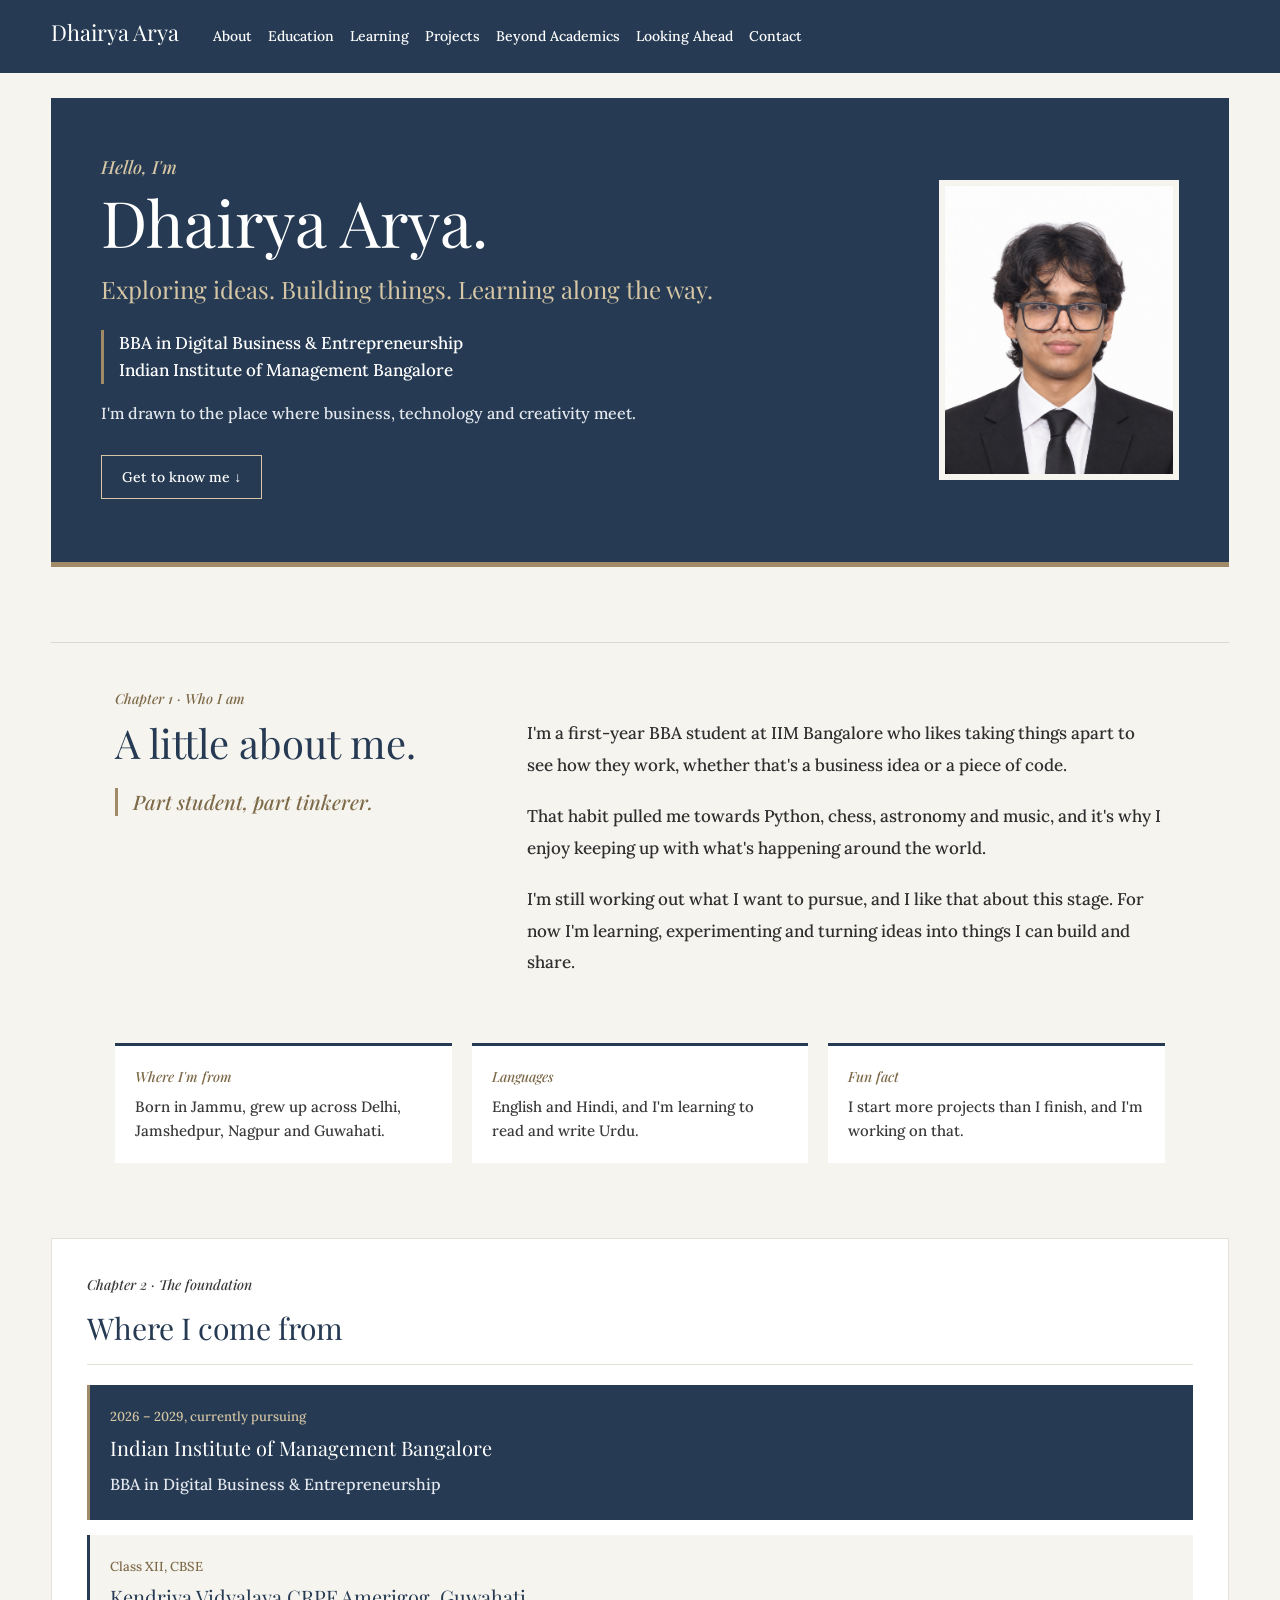
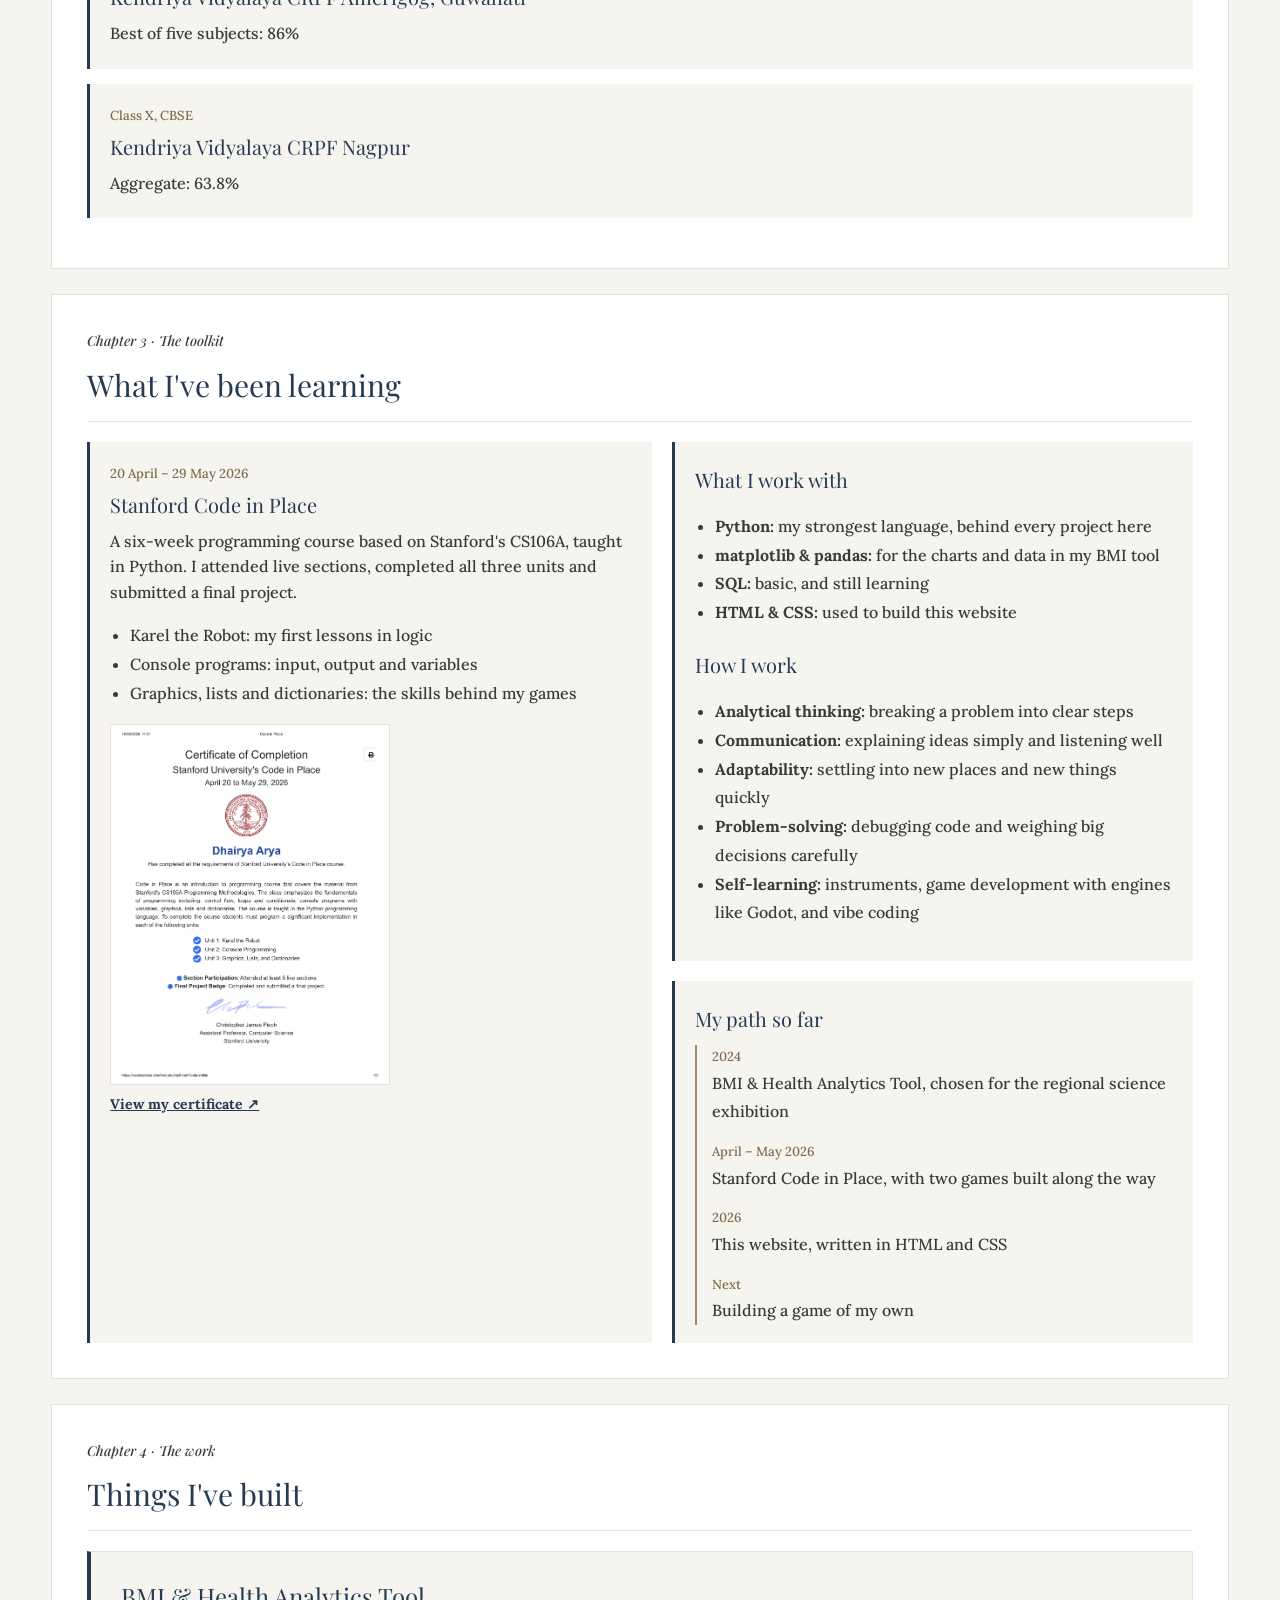
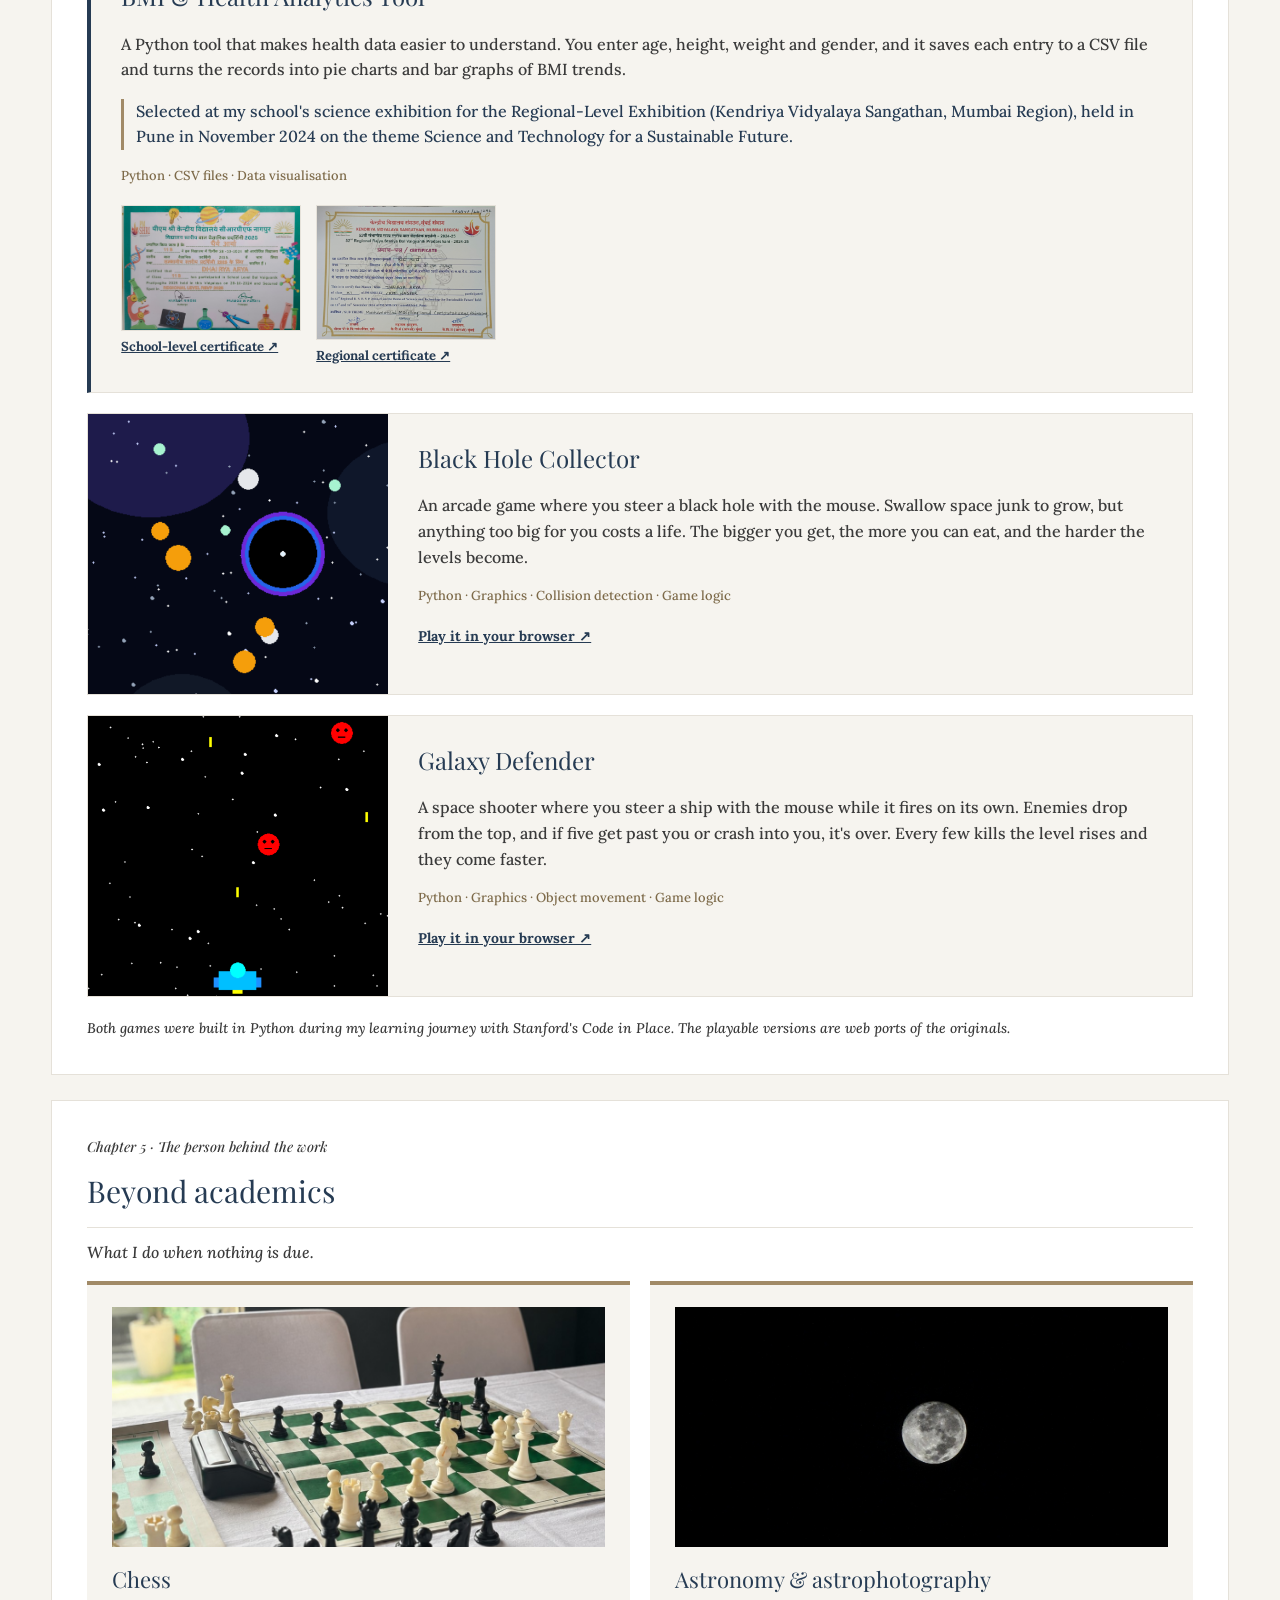
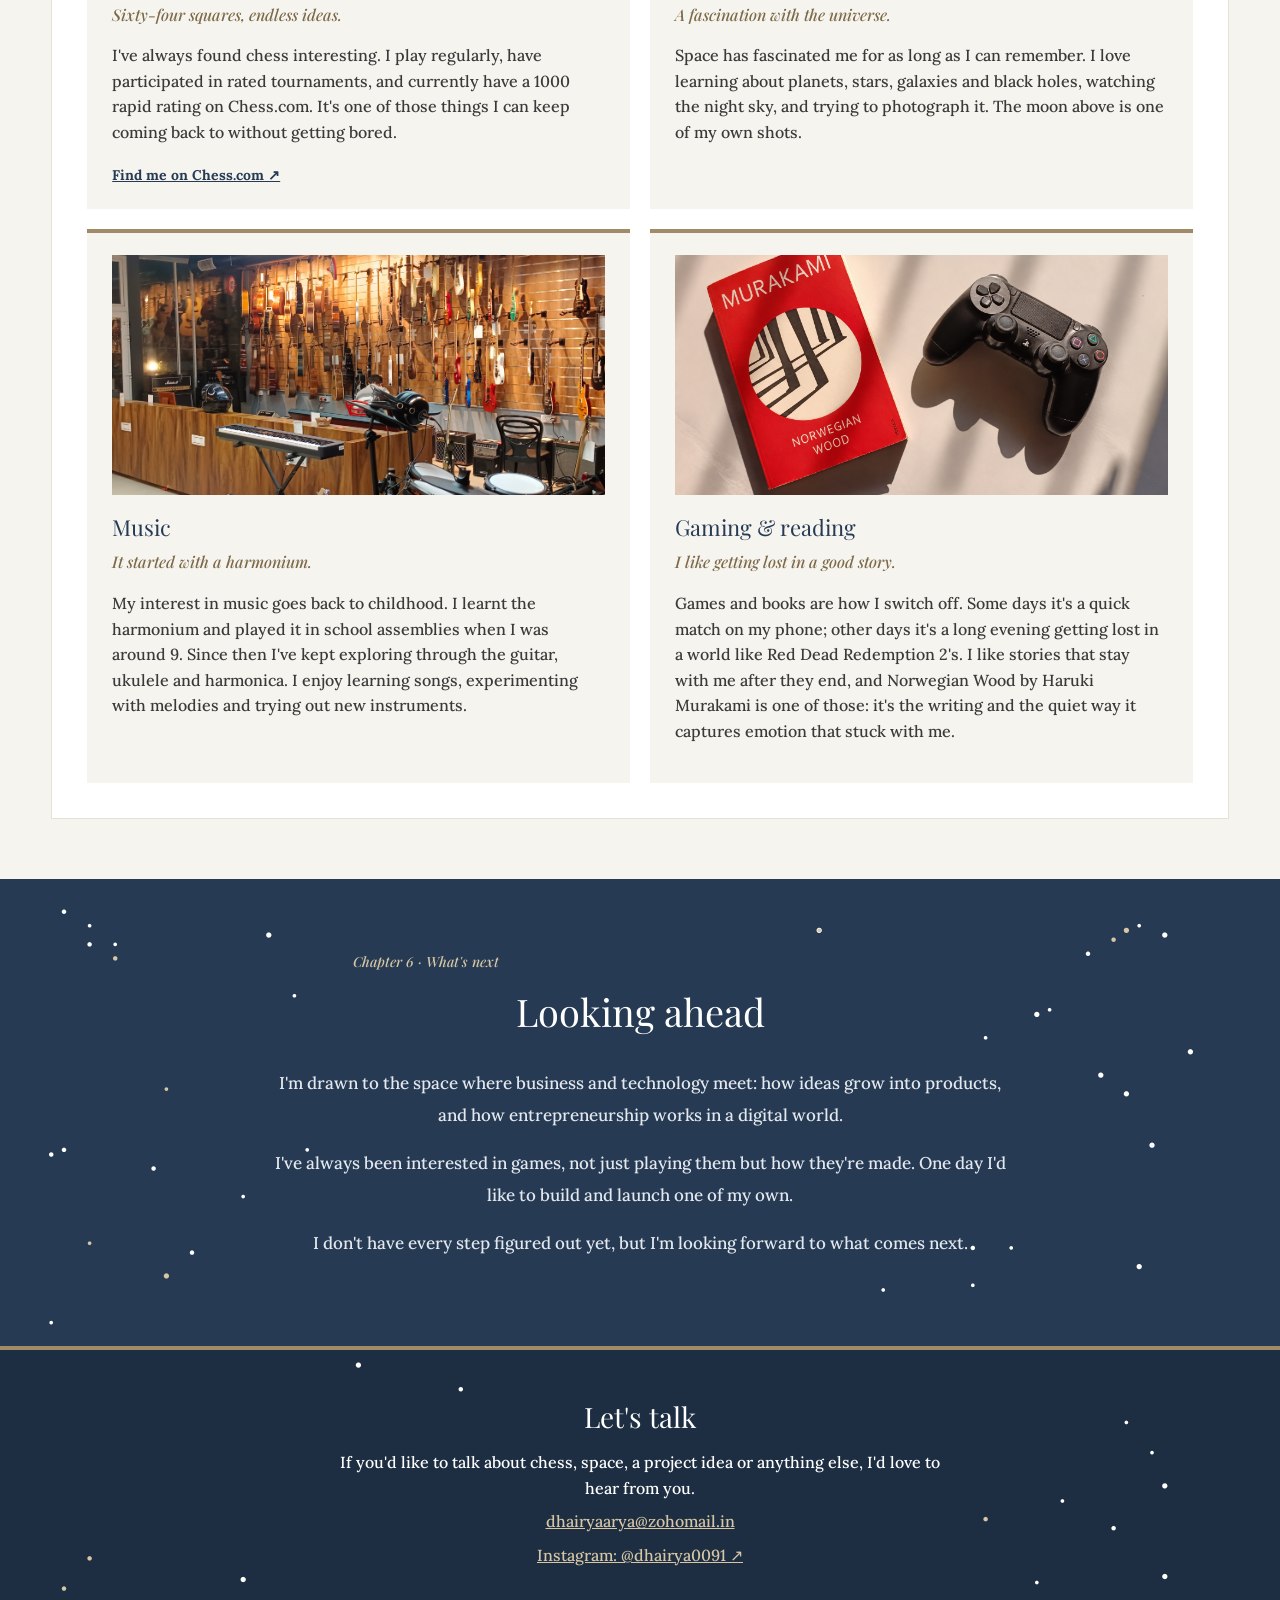
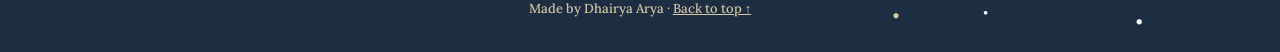
<file: index.html>
<!DOCTYPE html>
<html lang="en">
<head>
    <meta charset="UTF-8">
    <meta name="viewport" content="width=device-width, initial-scale=1.0">
    <meta name="description" content="Dhairya Arya, BBA Digital Business and Entrepreneurship student at IIM Bangalore. Projects, learning and interests.">
    <title>Dhairya Arya | BBA DBE, IIM Bangalore</title>
    <link rel="preconnect" href="https://fonts.googleapis.com">
    <link rel="preconnect" href="https://fonts.gstatic.com" crossorigin>
    <link href="https://fonts.googleapis.com/css2?family=Playfair+Display:ital,wght@0,400;0,500;1,400;1,500&family=Lora:ital,wght@0,400;0,500;0,700;1,400;1,500&display=swap" rel="stylesheet">
    <link rel="stylesheet" href="style.css">
</head>
<body>

    <!-- Navigation -->
    <nav>
        <h2>Dhairya Arya</h2>
        <ul class="nav-links">
            <li><a href="#about">About</a></li>
            <li><a href="#education">Education</a></li>
            <li><a href="#learning">Learning</a></li>
            <li><a href="#projects">Projects</a></li>
            <li><a href="#beyond">Beyond Academics</a></li>
            <li><a href="#ahead">Looking Ahead</a></li>
            <li><a href="#contact">Contact</a></li>
        </ul>
    </nav>

    <!-- Introduction -->
    <header id="home">
        <div class="intro-text">
            <p class="intro-label">Hello, I'm</p>
            <h1>Dhairya Arya.</h1>
            <h2>Exploring ideas. Building things. Learning along the way.</h2>
            <p class="intro-course">
                BBA in Digital Business &amp; Entrepreneurship<br>
                Indian Institute of Management Bangalore
            </p>
            <p>
                I'm drawn to the place where business, technology and
                creativity meet.
            </p>
            <a href="#about" class="intro-link">Get to know me ↓</a>
        </div>
        <div class="profile-photo">
            <img src="images/profile.jpg" alt="Portrait of Dhairya Arya">
        </div>
    </header>

    <main>

    <!-- About -->
    <section id="about" class="about-section">
        <p class="chapter">Chapter 1 · Who I am</p>
        <div class="about-layout">
            <div class="about-heading">
                <h2>A little about me.</h2>
                <p class="about-quote">Part student, part tinkerer.</p>
            </div>
            <div class="about-copy">
                <p>
                    I'm a first-year BBA student at IIM Bangalore who likes
                    taking things apart to see how they work, whether that's a
                    business idea or a piece of code.
                </p>
                <p>
                    That habit pulled me towards Python, chess, astronomy and
                    music, and it's why I enjoy keeping up with what's
                    happening around the world.
                </p>
                <p>
                    I'm still working out what I want to pursue, and I like that
                    about this stage. For now I'm learning, experimenting and
                    turning ideas into things I can build and share.
                </p>
            </div>
        </div>
        <div class="about-facts">
            <div class="fact">
                <p class="fact-label">Where I'm from</p>
                <p>Born in Jammu, grew up across Delhi, Jamshedpur, Nagpur and Guwahati.</p>
            </div>
            <div class="fact">
                <p class="fact-label">Languages</p>
                <p>English and Hindi, and I'm learning to read and write Urdu.</p>
            </div>
            <div class="fact">
                <p class="fact-label">Fun fact</p>
                <p>I start more projects than I finish, and I'm working on that.</p>
            </div>
        </div>
    </section>

    <!-- Education -->
    <section id="education" class="content-section">
        <p class="chapter">Chapter 2 · The foundation</p>
        <h2>Where I come from</h2>
        <div class="education-entry current">
            <p class="entry-date">2026 – 2029, currently pursuing</p>
            <h3>Indian Institute of Management Bangalore</h3>
            <p>BBA in Digital Business &amp; Entrepreneurship</p>
        </div>
        <div class="education-entry">
            <p class="entry-date">Class XII, CBSE</p>
            <h3>Kendriya Vidyalaya CRPF Amerigog, Guwahati</h3>
            <p>Best of five subjects: 86%</p>
        </div>
        <div class="education-entry">
            <p class="entry-date">Class X, CBSE</p>
            <h3>Kendriya Vidyalaya CRPF Nagpur</h3>
            <p>Aggregate: 63.8%</p>
        </div>
    </section>

    <!-- Learning -->
    <section id="learning" class="content-section">
        <p class="chapter">Chapter 3 · The toolkit</p>
        <h2>What I've been learning</h2>
        <div class="two-columns">
            <div class="education-entry">
                <p class="entry-date">20 April – 29 May 2026</p>
                <h3>Stanford Code in Place</h3>
                <p>
                    A six-week programming course based on Stanford's CS106A,
                    taught in Python. I attended live sections, completed all
                    three units and submitted a final project.
                </p>
                <ul>
                    <li>Karel the Robot: my first lessons in logic</li>
                    <li>Console programs: input, output and variables</li>
                    <li>Graphics, lists and dictionaries: the skills behind my games</li>
                </ul>
                <a class="cert-link" href="https://codeinplace.stanford.edu/cip6/certificate/zhlkfe" target="_blank" rel="noopener">
                    <img src="images/cert-stanford.png" alt="Stanford Code in Place certificate of completion">
                    View my certificate ↗
                </a>
            </div>
            <div class="stack">
                <div class="education-entry">
                    <h3>What I work with</h3>
                    <ul>
                        <li><strong>Python:</strong> my strongest language, behind every project here</li>
                        <li><strong>matplotlib &amp; pandas:</strong> for the charts and data in my BMI tool</li>
                        <li><strong>SQL:</strong> basic, and still learning</li>
                        <li><strong>HTML &amp; CSS:</strong> used to build this website</li>
                    </ul>
                    <h3 class="sub-heading">How I work</h3>
                    <ul>
                        <li><strong>Analytical thinking:</strong> breaking a problem into clear steps</li>
                        <li><strong>Communication:</strong> explaining ideas simply and listening well</li>
                        <li><strong>Adaptability:</strong> settling into new places and new things quickly</li>
                        <li><strong>Problem-solving:</strong> debugging code and weighing big decisions carefully</li>
                        <li><strong>Self-learning:</strong> instruments, game development with engines like Godot, and vibe coding</li>
                    </ul>
                </div>
                <div class="education-entry">
                    <h3>My path so far</h3>
                    <ul class="path">
                        <li><span class="path-date">2024</span>BMI &amp; Health Analytics Tool, chosen for the regional science exhibition</li>
                        <li><span class="path-date">April – May 2026</span>Stanford Code in Place, with two games built along the way</li>
                        <li><span class="path-date">2026</span>This website, written in HTML and CSS</li>
                        <li><span class="path-date">Next</span>Building a game of my own</li>
                    </ul>
                </div>
            </div>
        </div>
    </section>

    <!-- Projects -->
    <section id="projects" class="content-section">
        <p class="chapter">Chapter 4 · The work</p>
        <h2>Things I've built</h2>

        <div class="project-card text-only">
            <div class="project-text">
                <h3>BMI &amp; Health Analytics Tool</h3>
                <p>
                    A Python tool that makes health data easier to understand.
                    You enter age, height, weight and gender, and it saves each
                    entry to a CSV file and turns the records into pie charts
                    and bar graphs of BMI trends.
                </p>
                <p class="project-note">
                    Selected at my school's science exhibition for the Regional-Level
                    Exhibition (Kendriya Vidyalaya Sangathan, Mumbai Region), held in
                    Pune in November 2024 on the theme Science and Technology for a
                    Sustainable Future.
                </p>
                <p class="tags">Python · CSV files · Data visualisation</p>
                <div class="cert-row">
                    <a class="cert-thumb" href="images/cert-school.jpg" target="_blank" rel="noopener">
                        <img src="images/cert-school.jpg" alt="School-level science exhibition certificate">
                        School-level certificate ↗
                    </a>
                    <a class="cert-thumb" href="images/cert-regional.jpg" target="_blank" rel="noopener">
                        <img src="images/cert-regional.jpg" alt="Regional science exhibition certificate">
                        Regional certificate ↗
                    </a>
                </div>
            </div>
        </div>

        <div class="project-card">
            <div class="project-image">
                <img src="images/black-hole-collector.png" alt="Screenshot of the Black Hole Collector game">
            </div>
            <div class="project-text">
                <h3>Black Hole Collector</h3>
                <p>
                    An arcade game where you steer a black hole with the mouse.
                    Swallow space junk to grow, but anything too big for you
                    costs a life. The bigger you get, the more you can eat, and
                    the harder the levels become.
                </p>
                <p class="tags">Python · Graphics · Collision detection · Game logic</p>
                <p><a href="blackhole.html">Play it in your browser ↗</a></p>
            </div>
        </div>

        <div class="project-card">
            <div class="project-image">
                <img class="photo-bottom" src="images/galaxy-defender.png" alt="Screenshot of the Galaxy Defender game">
            </div>
            <div class="project-text">
                <h3>Galaxy Defender</h3>
                <p>
                    A space shooter where you steer a ship with the mouse while
                    it fires on its own. Enemies drop from the top, and if five
                    get past you or crash into you, it's over. Every few kills the
                    level rises and they come faster.
                </p>
                <p class="tags">Python · Graphics · Object movement · Game logic</p>
                <p><a href="galaxy.html">Play it in your browser ↗</a></p>
            </div>
        </div>

        <p class="project-footnote">
            Both games were built in Python during my learning journey with Stanford's Code in Place.
            The playable versions are web ports of the originals.
        </p>
    </section>

    <!-- Beyond Academics -->
    <section id="beyond" class="content-section">
        <p class="chapter">Chapter 5 · The person behind the work</p>
        <h2>Beyond academics</h2>
        <p class="section-intro">What I do when nothing is due.</p>
        <div class="interest-grid">

            <div class="interest-card">
                <img class="photo-chess" src="images/chess.jpg" alt="Chess pieces on a board">
                <h3>Chess</h3>
                <p class="interest-line">Sixty-four squares, endless ideas.</p>
                <p>
                    I've always found chess interesting. I play regularly, have
                    participated in rated tournaments, and currently have a 1000
                    rapid rating on Chess.com. It's one of those things I can keep
                    coming back to without getting bored.
                </p>
                <a href="https://www.chess.com/member/dhairya_arya" target="_blank" rel="noopener">Find me on Chess.com ↗</a>
            </div>

            <div class="interest-card">
                <img src="images/moon.jpg" alt="The moon, photographed by me">
                <h3>Astronomy &amp; astrophotography</h3>
                <p class="interest-line">A fascination with the universe.</p>
                <p>
                    Space has fascinated me for as long as I can remember. I love
                    learning about planets, stars, galaxies and black holes,
                    watching the night sky, and trying to photograph it. The moon
                    above is one of my own shots.
                </p>
            </div>

            <div class="interest-card">
                <img src="images/music.jpg" alt="Me playing the ukulele">
                <h3>Music</h3>
                <p class="interest-line">It started with a harmonium.</p>
                <p>
                    My interest in music goes back to childhood. I learnt the
                    harmonium and played it in school assemblies when I was around
                    9. Since then I've kept exploring through the guitar,
                    ukulele and harmonica. I enjoy learning songs, experimenting
                    with melodies and trying out new instruments.
                </p>
            </div>

            <div class="interest-card">
                <img src="images/gaming.jpg" alt="A Murakami novel beside a game controller">
                <h3>Gaming &amp; reading</h3>
                <p class="interest-line">I like getting lost in a good story.</p>
                <p>
                    Games and books are how I switch off. Some days it's a quick match on
                    my phone; other days it's a long evening getting lost in a world like
                    Red Dead Redemption 2's. I like stories that stay with me after they
                    end, and Norwegian Wood by Haruki Murakami is one of those: it's the
                    writing and the quiet way it captures emotion that stuck with me.
                </p>
            </div>

        </div>
    </section>

    </main>

    <!-- Looking Ahead -->
    <section id="ahead" class="ahead-section">
        <p class="chapter">Chapter 6 · What's next</p>
        <h2>Looking ahead</h2>
        <p>
            I'm drawn to the space where business and technology meet: how ideas
            grow into products, and how entrepreneurship works in a digital world.
        </p>
        <p>
            I've always been interested in games, not just playing them but how
            they're made. One day I'd like to build and launch one of my own.
        </p>
        <p>
            I don't have every step figured out yet, but I'm looking forward to
            what comes next.
        </p>
    </section>

    <!-- Contact -->
    <footer id="contact">
        <h2>Let's talk</h2>
        <p>
            If you'd like to talk about chess, space, a project idea or
            anything else, I'd love to hear from you.
        </p>
        <p><a href="mailto:dhairyaarya@zohomail.in">dhairyaarya@zohomail.in</a></p>
        <p><a href="https://www.instagram.com/dhairya0091/" target="_blank" rel="noopener">Instagram: @dhairya0091 ↗</a></p>
        <p class="copyright">Made by Dhairya Arya · <a href="#home">Back to top ↑</a></p>
    </footer>

</body>
</html>
</file>
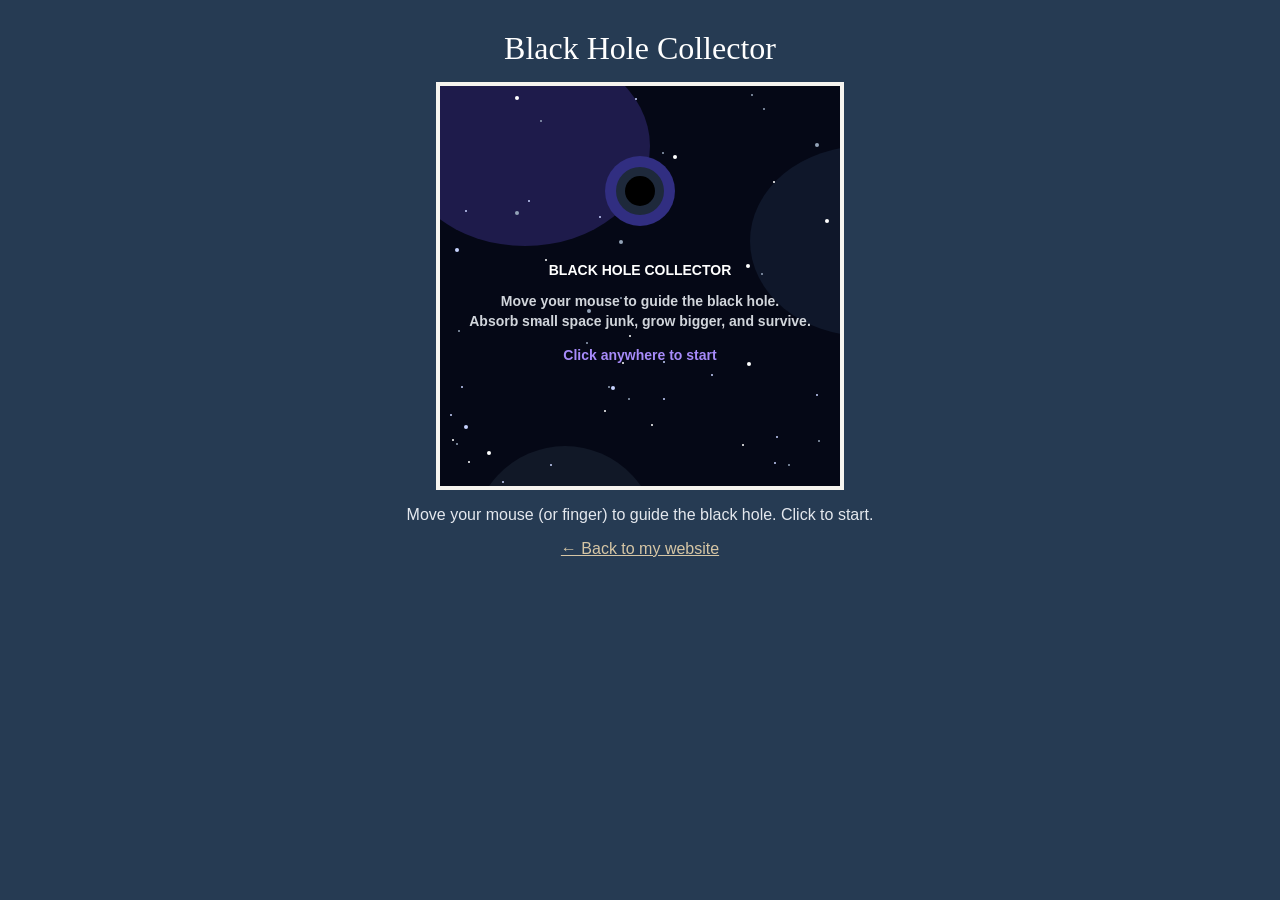
<file: blackhole.html>
<!DOCTYPE html>
<html lang="en">
<head>
<meta charset="UTF-8">
<meta name="viewport" content="width=device-width, initial-scale=1.0">
<title>Black Hole Collector | Dhairya Arya</title>
<style>
body{margin:0;padding:20px;background:#263B53;color:#fff;font-family:Arial,sans-serif;text-align:center}
h1{font-family:Georgia,serif;font-weight:normal;margin:10px 0}
a{color:#D6C6A5}
canvas{display:block;margin:15px auto;max-width:100%;height:auto;touch-action:none;border:4px solid #F6F4EF}
p{color:#E4E8EE}
</style>
</head>
<body>
<h1>Black Hole Collector</h1>
<canvas id="c" width="400" height="400"></canvas>
<p>Move your mouse (or finger) to guide the black hole. Click to start.</p>
<p><a href="index.html#projects">&larr; Back to my website</a></p>
<script>
const W=400,H=400,BG="#050816",C=document.getElementById("c"),g=C.getContext("2d");
const STAR=["#FFFFFF","#C7D2FE","#94A3B8"],PART=["#FFFFFF","#A78BFA","#60A5FA","#FDE68A"];
const SCORE={dust:2,rock:6,asteroid:12,satellite:22,planet:40},NEED={dust:8,rock:13,asteroid:19,satellite:27,planet:36};
const COL={dust:"#A7F3D0",rock:"#94A3B8",asteroid:"#F59E0B",satellite:"#E5E7EB",planet:"#FB7185"};
const SIZE={dust:[4,7],rock:[7,11],asteroid:[11,16],satellite:[10,14],planet:[18,26]};
const WIN=220,rnd=(a,b)=>a+Math.random()*(b-a),ri=(a,b)=>Math.floor(rnd(a,b+1)),pick=a=>a[ri(0,a.length-1)],cl=(v,a,b)=>Math.max(a,Math.min(b,v));
let mx=-1,my=-1,scene="title",s={},stars=[];
const mk=n=>Array.from({length:n},()=>({x:ri(0,W),y:ri(0,H),r:pick([1,1,1,2]),sp:pick([1,1,1,2]),c:pick(STAR)}));
stars=mk(55);
function pos(e){const r=C.getBoundingClientRect();mx=(e.clientX-r.left)*W/r.width;my=(e.clientY-r.top)*H/r.height}
C.addEventListener("pointermove",pos);
C.addEventListener("pointerdown",e=>{pos(e);if(scene==="title")start();else if(scene!=="play"){scene="title";stars=mk(55)}});
function start(){s={score:0,lives:3,frame:0,x:W/2,y:H/2,hr:12,lvl:1,objs:[],parts:[]};stars=mk(90);scene="play"}
function spawn(lvl){
  const pool=["dust","dust","rock","rock","asteroid","asteroid"];
  if(lvl>=2)pool.push("satellite","asteroid");
  if(lvl>=4)pool.push("planet","satellite");
  const k=pick(pool),r=ri(...SIZE[k]),side=pick(["l","r","t","b"]),d=lvl*.08;let x,y,vx,vy;
  if(side==="l"){x=-r-2;y=ri(0,H);vx=rnd(.8,2.2)+d;vy=rnd(-.8,.8)}
  else if(side==="r"){x=W+r+2;y=ri(0,H);vx=-rnd(.8,2.2)-d;vy=rnd(-.8,.8)}
  else if(side==="t"){x=ri(0,W);y=-r-2;vx=rnd(-.9,.9);vy=rnd(.8,2)+d}
  else{x=ri(0,W);y=H+r+2;vx=rnd(-.9,.9);vy=-rnd(.8,2)-d}
  return{k,x,y,vx,vy,r};
}
function sparks(x,y,c){for(let i=0;i<8;i++){const a=rnd(0,6.283),sp=rnd(1,3);s.parts.push({x:x+rnd(-2,2),y:y+rnd(-2,2),vx:Math.cos(a)*sp,vy:Math.sin(a)*sp,life:ri(10,18),r:ri(1,2),c:pick(PART.concat(c))})}}
function tick(){
  for(const t of stars){t.y+=t.sp;if(t.y>H+5){t.y=-5;t.x=ri(0,W)}}
  if(scene!=="play")return;
  s.frame++;
  if(mx!==-1)s.x+=(mx-s.x)*.18;
  if(my!==-1)s.y+=(my-s.y)*.18;
  s.x=cl(s.x,20,W-20);s.y=cl(s.y,34,H-20);
  const hr=cl(12+Math.floor(s.score/4),12,120),pull=hr*5+40,lvl=1+Math.floor(s.score/60);
  const rate=cl(14-lvl*2,5,14),max=cl(6+lvl*2,6,18);
  s.hr=hr;s.lvl=lvl;
  if(s.frame%rate===0&&s.objs.length<max)s.objs.push(spawn(lvl));
  const alive=[];
  for(const o of s.objs){
    const dx=s.x-o.x,dy=s.y-o.y,d=Math.hypot(dx,dy);
    if(d<pull&&d>.1){const f=.04+(pull-d)/pull*.06;o.vx+=dx/d*f;o.vy+=dy/d*f}
    o.vx*=.992;o.vy*=.992;o.x+=o.vx;o.y+=o.vy;
    if(o.x<-40||o.x>W+40||o.y<-40||o.y>H+40)continue;
    if(d<=hr+o.r*.85){
      if(hr>=NEED[o.k]){s.score+=SCORE[o.k];sparks(o.x,o.y,COL[o.k])}
      else{s.lives--;sparks(o.x,o.y,"#FCA5A5");s.x=cl(s.x-dx*.03,20,W-20);s.y=cl(s.y-dy*.03,34,H-20)}
    }else alive.push(o);
  }
  s.objs=alive;
  s.parts=s.parts.filter(p=>{p.x+=p.vx;p.y+=p.vy;p.vx*=.95;p.vy*=.95;p.life--;return p.life>0&&p.x>-20&&p.x<W+20&&p.y>-20&&p.y<H+20});
  if(s.score>=WIN)scene="win";else if(s.lives<=0)scene="over";
}
const dot=(x,y,r,c)=>{g.fillStyle=c;g.beginPath();g.arc(x,y,r,0,7);g.fill()};
const ell=(x1,y1,x2,y2,c)=>{g.fillStyle=c;g.beginPath();g.ellipse((x1+x2)/2,(y1+y2)/2,(x2-x1)/2,(y2-y1)/2,0,0,7);g.fill()};
const rect=(x1,y1,x2,y2,c)=>{g.fillStyle=c;g.fillRect(x1,y1,x2-x1,y2-y1)};
const txt=(t,x,y,c,al="center",f="bold 14px Arial")=>{g.fillStyle=c;g.font=f;g.textAlign=al;g.textBaseline="middle";g.fillText(t,x,y)};
function draw(){
  rect(0,0,W,H,BG);
  ell(-40,-40,210,160,"#1E1B4B");ell(310,60,540,250,"#0F172A");ell(30,360,220,560,"#111827");
  for(const t of stars)dot(t.x,t.y,t.r,t.c);
  if(scene==="title"){
    ell(165,70,235,140,"#312E81");ell(176,81,224,129,"#1E293B");ell(185,90,215,120,"#000");
    txt("BLACK HOLE COLLECTOR",W/2,185,"#fff");
    txt("Move your mouse to guide the black hole.",W/2,216,"#D1D5DB");
    txt("Absorb small space junk, grow bigger, and survive.",W/2,236,"#D1D5DB");
    txt("Click anywhere to start",W/2,270,"#A78BFA");
  }else if(scene==="play"){
    for(const o of s.objs)dot(o.x,o.y,o.r,COL[o.k]);
    for(const p of s.parts)dot(p.x,p.y,p.r,p.c);
    dot(s.x,s.y,s.hr+10,"#6D28D9");dot(s.x,s.y,s.hr+5,"#2563EB");dot(s.x,s.y,s.hr,"#000");dot(s.x,s.y,3,"#E0F2FE");
    txt("Score: "+s.score,10,14,"#fff","left");
    txt("Lives: "+s.lives,110,14,"#fff","left");
    txt("Level: "+s.lvl,200,14,"#C4B5FD","left");
    txt(s.score<50?"Collect the small stuff":s.score<130?"Bigger debris is edible":"Cosmic threat",W-10,14,"#93C5FD","right","12px Arial");
  }else if(scene==="over"){
    rect(50,120,350,285,"#0F172A");rect(58,128,342,277,"#111827");
    txt("GAME OVER",W/2,165,"#FCA5A5");
    txt("Final Score: "+s.score,W/2,205,"#fff");
    txt("Click anywhere to restart",W/2,232,"#C4B5FD");
    txt("Try to survive longer and grow bigger",W/2,255,"#CBD5E1");
  }else{
    rect(42,110,358,300,"#082F49");rect(50,118,350,292,"#0F172A");
    txt("UNIVERSE CONSUMED",W/2,160,"#67E8F9");
    txt("Final Score: "+s.score,W/2,202,"#fff");
    txt("You became the largest force in space.",W/2,236,"#D1FAE5");
    txt("Click anywhere to play again",W/2,270,"#FDE047");
  }
}
let last=0,acc=0;
function loop(t){acc=Math.min(acc+t-last,200);last=t;while(acc>=20){tick();acc-=20}draw();requestAnimationFrame(loop)}
requestAnimationFrame(t=>{last=t;loop(t)});
</script>
</body>
</html>
</file>
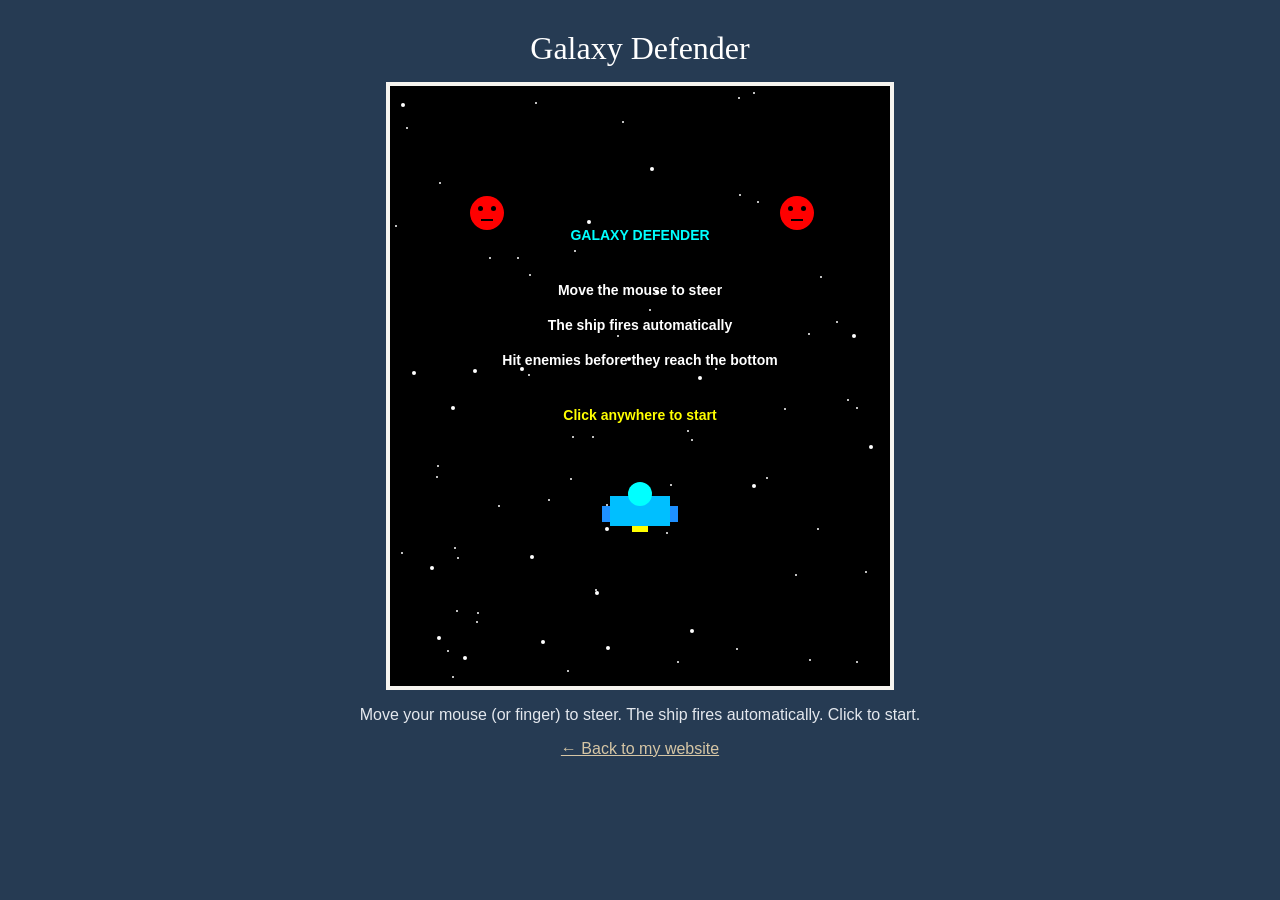
<file: galaxy.html>
<!DOCTYPE html>
<html lang="en">
<head>
<meta charset="UTF-8">
<meta name="viewport" content="width=device-width, initial-scale=1.0">
<title>Galaxy Defender | Dhairya Arya</title>
<style>
body{margin:0;padding:20px;background:#263B53;color:#fff;font-family:Arial,sans-serif;text-align:center}
h1{font-family:Georgia,serif;font-weight:normal;margin:10px 0}
a{color:#D6C6A5}
canvas{display:block;margin:15px auto;max-width:100%;height:auto;touch-action:none;border:4px solid #F6F4EF}
p{color:#E4E8EE}
</style>
</head>
<body>
<h1>Galaxy Defender</h1>
<canvas id="c" width="500" height="600"></canvas>
<p>Move your mouse (or finger) to steer. The ship fires automatically. Click to start.</p>
<p><a href="index.html#projects">&larr; Back to my website</a></p>
<script>
const W=500,H=600,SW=60,SH=30,BW=4,BH=16,BS=10,EW=34,EH=34,C=document.getElementById("c"),g=C.getContext("2d");
const ri=(a,b)=>Math.floor(a+Math.random()*(b-a+1)),cl=(v,a,b)=>Math.max(a,Math.min(b,v));
const ov=(a,b)=>a.x<b.x+b.w&&a.x+a.w>b.x&&a.y<b.y+b.h&&a.y+a.h>b.y;
let mx=-1,scene="title",s={},stars=[],last={score:0,level:1};
const mk=n=>Array.from({length:n},()=>({x:ri(0,W),y:ri(0,H),r:[1,1,1,2][ri(0,3)],sp:[1,1,1,2][ri(0,3)]}));
stars=mk(80);
function pos(e){const r=C.getBoundingClientRect();mx=(e.clientX-r.left)*W/r.width}
C.addEventListener("pointermove",pos);
C.addEventListener("pointerdown",e=>{pos(e);if(scene==="title")start();else if(scene==="over"){scene="title";stars=mk(80)}});
function start(){s={sx:220,sy:530,bul:[],en:[],ex:[],score:0,lives:5,level:1,bt:0,et:0,espd:2,gap:95};stars=mk(90);scene="play"}
function tick(){
  for(const t of stars){t.y+=t.sp;if(t.y>H+5){t.y=-5;t.x=ri(0,W)}}
  if(scene!=="play")return;
  if(mx!==-1)s.sx=cl(mx-SW/2,20,W-SW-20);
  if(++s.bt>=12){s.bt=0;s.bul.push({x:s.sx+SW/2-BW/2,y:s.sy-8-BH,w:BW,h:BH})}
  if(++s.et>=s.gap){s.et=0;s.en.push({x:ri(10,W-EW-10),y:-EH,w:EW,h:EH,sp:s.espd})}
  s.bul=s.bul.filter(b=>{b.y-=BS;return b.y+b.h>=0});
  const ship={x:s.sx,y:s.sy,w:SW,h:SH},keep=[];
  for(const e of s.en){
    e.y+=e.sp;
    if(e.y>H){s.lives--;continue}
    if(ov(ship,e)){s.lives--;s.ex.push({x:e.x+EW/2,y:e.y+EH/2,life:8});continue}
    keep.push(e);
  }
  s.en=keep;
  for(const b of s.bul.slice()){
    const h=s.en.find(e=>ov(b,e));
    if(!h)continue;
    s.bul.splice(s.bul.indexOf(b),1);s.en.splice(s.en.indexOf(h),1);
    s.score++;s.ex.push({x:h.x+EW/2,y:h.y+EH/2,life:8});
    const nl=1+Math.floor(s.score/8);
    if(nl!==s.level){s.level=nl;s.espd=2+Math.floor((nl-1)/2);s.gap=Math.max(28,95-(nl-1)*6)}
  }
  s.ex=s.ex.filter(x=>--x.life>0);
  if(s.lives<=0){last={score:s.score,level:s.level};scene="over"}
}
const dot=(x,y,r,c)=>{g.fillStyle=c;g.beginPath();g.arc(x,y,r,0,7);g.fill()};
const rect=(x1,y1,x2,y2,c)=>{g.fillStyle=c;g.fillRect(x1,y1,x2-x1,y2-y1)};
const txt=(t,x,y,c)=>{g.fillStyle=c;g.font="bold 14px Arial";g.textAlign="center";g.textBaseline="middle";g.fillText(t,x,y)};
function ship(x,y){
  rect(x,y,x+SW,y+SH,"#00BFFF");dot(x+30,y-2,12,"#00FFFF");
  rect(x-8,y+10,x,y+26,"#1E90FF");rect(x+SW,y+10,x+SW+8,y+26,"#1E90FF");rect(x+22,y+SH,x+38,y+SH+6,"#FFFF00");
}
function enemy(x,y){dot(x+17,y+17,17,"#F00");dot(x+10.5,y+12.5,2.5,"#000");dot(x+23.5,y+12.5,2.5,"#000");rect(x+11,y+23,x+23,y+25,"#000")}
function draw(){
  rect(0,0,W,H,"#000");
  for(const t of stars)dot(t.x,t.y,t.r,"#fff");
  if(scene==="title"){
    txt("GALAXY DEFENDER",250,150,"cyan");
    txt("Move the mouse to steer",250,205,"#fff");
    txt("The ship fires automatically",250,240,"#fff");
    txt("Hit enemies before they reach the bottom",250,275,"#fff");
    txt("Click anywhere to start",250,330,"yellow");
    ship(220,410);enemy(80,110);enemy(390,110);
  }else if(scene==="play"){
    ship(s.sx,s.sy);
    for(const e of s.en)enemy(e.x,e.y);
    for(const b of s.bul)rect(b.x,b.y,b.x+b.w,b.y+b.h,"#FF0");
    for(const x of s.ex){dot(x.x,x.y,12,"orange");dot(x.x,x.y,6,"yellow")}
    txt("Score: "+s.score,70,20,"#fff");txt("Lives: "+s.lives,250,20,"#fff");txt("Level: "+s.level,430,20,"#fff");
  }else{
    txt("GAME OVER",250,170,"red");
    txt("Final Score: "+last.score,250,225,"#fff");
    txt("Final Level: "+last.level,250,260,"#fff");
    txt("Click anywhere to play again",250,330,"yellow");
    ship(220,410);
  }
}
let prev=0,acc=0;
function loop(t){acc=Math.min(acc+t-prev,200);prev=t;while(acc>=20){tick();acc-=20}draw();requestAnimationFrame(loop)}
requestAnimationFrame(t=>{prev=t;loop(t)});
</script>
</body>
</html>
</file>
<file: style.css>
/* =================================
   GENERAL STYLING
   Colours: navy #263B53, ivory #F6F4EF, white #FFFFFF,
   muted gold #A18A67 (borders), dark gold #7D6A49 (small text)
================================= */

* {
    box-sizing: border-box;
}

html {
    scroll-behavior: smooth;
    scroll-padding-top: 70px;
}

body {
    margin: 0;
    background-color: #F6F4EF;
    color: #252525;
    font-family: 'Lora', Georgia, serif;
    font-weight: 500;
    line-height: 1.6;
}

h1, h2, h3 {
    font-family: 'Playfair Display', Georgia, serif;
    font-weight: normal;
    color: #263B53;
}

a:focus-visible {
    outline: 2px solid #A18A67;
    outline-offset: 3px;
}

.chapter {
    margin: 0 0 8px;
    color: #7D6A49;
    font-family: 'Playfair Display', Georgia, serif;
    font-size: 14px;
    font-style: italic;
}


/* =================================
   NAVIGATION
================================= */

nav {
    position: sticky;
    top: 0;
    z-index: 10;
    padding: 15px 4%;
    background-color: #263B53;
}

nav h2 {
    display: inline-block;
    margin: 0 30px 0 0;
    color: #FFFFFF;
    font-size: 22px;
}

.nav-links {
    display: inline-block;
    margin: 0;
    padding: 0;
    list-style: none;
}

.nav-links li {
    display: inline-block;
}

nav a {
    position: relative;
    display: inline-block;
    padding-bottom: 3px;
    margin: 8px 12px 8px 0;
    color: #FFFFFF;
    font-size: 14px;
    text-decoration: none;
}

nav a::after {
    content: "";
    position: absolute;
    left: 0;
    bottom: 0;
    width: 0;
    height: 2px;
    background-color: #D6C6A5;
    transition: width 0.3s ease;
}

nav a:hover {
    color: #D6C6A5;
}

nav a:hover::after {
    width: 100%;
}


/* =================================
   INTRODUCTION
================================= */

header {
    display: flex;
    align-items: center;
    justify-content: space-between;
    gap: 40px;
    width: 92%;
    max-width: 1200px;
    margin: 25px auto;
    padding: 55px 50px;
    background-color: #263B53;
    border-bottom: 5px solid #A18A67;
}

.intro-text {
    width: 65%;
}

.intro-label {
    margin: 0;
    color: #D6C6A5;
    font-family: 'Playfair Display', Georgia, serif;
    font-size: 18px;
    font-style: italic;
}

header h1 {
    margin: 5px 0 10px;
    color: #FFFFFF;
    font-size: 64px;
    line-height: 1.1;
}

header h2 {
    margin: 12px 0 22px;
    color: #D6C6A5;
    font-size: 24px;
}

header p {
    color: #E4E8EE;
    font-size: 16px;
}

header .intro-course {
    padding-left: 15px;
    border-left: 3px solid #A18A67;
    color: #FFFFFF;
    font-size: 17px;
}

.intro-link {
    position: relative;
    z-index: 0;
    overflow: hidden;
    display: inline-block;
    margin-top: 12px;
    padding: 10px 20px;
    border: 1px solid #D6C6A5;
    color: #FFFFFF;
    font-size: 14px;
    text-decoration: none;
}

.intro-link::before {
    content: "";
    position: absolute;
    top: 0;
    right: 0;
    bottom: 0;
    left: 0;
    z-index: -1;
    background-color: #A18A67;
    transform: translateX(-101%);
    transition: transform 0.3s ease;
}

.intro-link:hover {
    border-color: #A18A67;
}

.intro-link:hover::before {
    transform: translateX(0);
}

.profile-photo {
    flex-shrink: 0;
    width: 240px;
    height: 300px;
    background-color: #1D2E42;
    border: 6px solid #F6F4EF;
}

.profile-photo img {
    display: block;
    width: 100%;
    height: 100%;
    object-fit: cover;
}


/* =================================
   ABOUT ME
================================= */

.about-section {
    width: 92%;
    max-width: 1200px;
    margin: 75px auto;
    padding: 45px 5% 0;
    border-top: 1px solid #DDD8CE;
}

.about-layout {
    display: flex;
    align-items: flex-start;
    gap: 55px;
}

.about-heading {
    flex: 0 0 34%;
}

.about-heading h2 {
    margin: 0;
    font-size: 40px;
    line-height: 1.25;
}

.about-quote {
    margin: 20px 0 0;
    padding-left: 15px;
    border-left: 3px solid #A18A67;
    color: #7D6A49;
    font-family: 'Playfair Display', Georgia, serif;
    font-size: 20px;
    font-style: italic;
    line-height: 1.4;
}

.about-copy {
    flex: 1;
}

.about-copy p {
    margin: 0 0 20px;
    color: #2E2E2E;
    font-size: 17px;
    line-height: 1.85;
}

.about-facts {
    display: flex;
    gap: 20px;
    margin-top: 45px;
}

.fact {
    flex: 1;
    padding: 20px;
    background-color: #FFFFFF;
    border-top: 3px solid #263B53;
}

.fact p {
    margin: 0;
    color: #3A3A3A;
    font-size: 15px;
}

.fact .fact-label {
    margin-bottom: 6px;
    color: #7D6A49;
    font-family: 'Playfair Display', Georgia, serif;
    font-size: 14px;
    font-style: italic;
}


/* =================================
   CONTENT SECTIONS
================================= */

.content-section {
    width: 92%;
    max-width: 1200px;
    margin: 25px auto;
    padding: 35px;
    background-color: #FFFFFF;
    border: 1px solid #E5E1D9;
}

.content-section h2 {
    margin: 0 0 20px;
    padding-bottom: 12px;
    border-bottom: 1px solid #E5E1D9;
    font-size: 30px;
}

.content-section p {
    color: #3A3A3A;
}

.content-section ul {
    padding-left: 20px;
    color: #3A3A3A;
    line-height: 1.8;
}

.content-section .section-intro {
    margin-top: -8px;
    font-style: italic;
}


/* =================================
   EDUCATION AND LEARNING ENTRIES
================================= */

.education-entry {
    margin: 15px 0;
    padding: 18px 20px;
    background-color: #F6F4EF;
    border-left: 3px solid #263B53;
}

.education-entry h3 {
    margin: 4px 0 8px;
    font-size: 20px;
}

.education-entry p {
    margin: 4px 0;
}

.content-section .entry-date {
    color: #7D6A49;
    font-size: 13px;
}

.education-entry .sub-heading {
    margin-top: 22px;
}

.education-entry a {
    color: #263B53;
    font-size: 14px;
    font-weight: bold;
}

.education-entry a:hover {
    color: #7D6A49;
}

.education-entry.current {
    background-color: #263B53;
    border-left-color: #A18A67;
}

.education-entry.current h3 {
    color: #FFFFFF;
}

.education-entry.current p {
    color: #E4E8EE;
}

.education-entry.current .entry-date {
    color: #D6C6A5;
}

.two-columns {
    display: flex;
    gap: 20px;
}

.two-columns .education-entry {
    flex: 1;
    margin: 0;
}

.two-columns .stack {
    flex: 1;
}

.stack .education-entry {
    margin: 0 0 20px;
}

.stack .education-entry:last-child {
    margin-bottom: 0;
}

.content-section .path {
    margin: 10px 0 0;
    padding-left: 0;
    list-style: none;
}

.path li {
    padding: 0 0 14px 15px;
    border-left: 2px solid #A18A67;
}

.path li:last-child {
    padding-bottom: 0;
}

.path-date {
    display: block;
    color: #7D6A49;
    font-size: 13px;
}


/* =================================
   PROJECT CARDS
================================= */

.project-card {
    display: flex;
    align-items: stretch;
    transition: transform 0.25s ease, box-shadow 0.25s ease, border-color 0.25s ease;
    margin: 20px 0;
    background-color: #F6F4EF;
    border: 1px solid #E5E1D9;
}

.project-card:hover {
    border-color: #A18A67;
    transform: translateY(-4px);
    box-shadow: 0 8px 20px rgba(38, 59, 83, 0.15);
}

.project-card.text-only {
    border-left: 4px solid #263B53;
}

.project-image {
    flex: 0 0 300px;
    height: 280px;
    overflow: hidden;
    background-color: #1D2E42;
}

.project-image img {
    display: block;
    width: 100%;
    height: 100%;
    object-fit: cover;
    transition: transform 0.5s ease;
}

.project-card:hover .project-image img {
    transform: scale(1.05);
}

.project-image .photo-bottom {
    object-position: center 85%;
}

.project-text {
    flex: 1;
    padding: 25px 30px;
}

.project-text h3 {
    margin: 0 0 10px;
    font-size: 24px;
}

.project-text .project-note {
    padding-left: 12px;
    border-left: 3px solid #A18A67;
    color: #263B53;
}

.project-text .tags {
    margin-bottom: 0;
    color: #7D6A49;
    font-size: 13px;
}

.project-text a {
    color: #263B53;
    font-size: 14px;
    font-weight: bold;
}

.project-text a:hover {
    color: #7D6A49;
}

.cert-row {
    display: flex;
    flex-wrap: wrap;
    gap: 15px;
    margin-top: 18px;
}

.project-text .cert-thumb {
    display: block;
    width: 180px;
    font-size: 13px;
}

.cert-thumb img {
    display: block;
    width: 100%;
    margin-bottom: 6px;
    border: 1px solid #E5E1D9;
}

.education-entry .cert-link {
    display: block;
    margin-top: 15px;
}

.cert-link img {
    display: block;
    width: 100%;
    max-width: 280px;
    margin-bottom: 8px;
    border: 1px solid #E5E1D9;
}

.content-section .project-footnote {
    margin-bottom: 0;
    font-size: 14px;
    font-style: italic;
}


/* =================================
   BEYOND ACADEMICS
================================= */

.interest-grid {
    display: flex;
    flex-wrap: wrap;
    gap: 20px;
}

.interest-card {
    flex: 0 0 calc(50% - 10px);
    min-width: 0;
    transition: transform 0.25s ease, box-shadow 0.25s ease, background-color 0.25s ease;
    padding: 22px 25px;
    background-color: #F6F4EF;
    border-top: 4px solid #A18A67;
}

.interest-card:hover {
    background-color: #EFEBE2;
    transform: translateY(-4px);
    box-shadow: 0 8px 20px rgba(38, 59, 83, 0.15);
}

.interest-card img {
    display: block;
    width: 100%;
    height: 240px;
    margin-bottom: 15px;
    object-fit: cover;
    background-color: #000000;
}

.interest-card .photo-chess {
    object-position: center 60%;
}

.interest-card h3 {
    margin: 0 0 4px;
    font-size: 22px;
}

.interest-card .interest-line {
    margin: 0 0 12px;
    color: #7D6A49;
    font-family: 'Playfair Display', Georgia, serif;
    font-style: italic;
}

.interest-card a {
    color: #263B53;
    font-size: 14px;
    font-weight: bold;
}

.interest-card a:hover {
    color: #7D6A49;
}


/* =================================
   LOOKING AHEAD
================================= */

.ahead-section {
    position: relative;
    overflow: hidden;
    margin-top: 60px;
    padding: 70px 4%;
    background-color: #263B53;
    text-align: center;
}

.ahead-section .chapter {
    color: #D6C6A5;
}

.ahead-section h2 {
    margin: 0 0 25px;
    color: #FFFFFF;
    font-size: 38px;
}

.ahead-section p {
    max-width: 750px;
    margin-left: auto;
    margin-right: auto;
    color: #E4E8EE;
    font-size: 17px;
    line-height: 1.85;
}

.ahead-section .chapter {
    margin-left: 0;
    margin-right: 0;
    font-size: 14px;
}

.ahead-section > * {
    position: relative;
    z-index: 1;
}

.ahead-section::before,
.ahead-section::after {
    content: "";
    position: absolute;
    top: 0;
    right: 0;
    bottom: 0;
    left: 0;
    pointer-events: none;
}

.ahead-section::before {
    background-image:
        radial-gradient(circle at 88% 46%, #FFFFFF 2.1px, transparent 3.1px),
        radial-gradient(circle at 7% 14%, #FFFFFF 1.7px, transparent 2.7px),
        radial-gradient(circle at 5% 58%, #FFFFFF 1.7px, transparent 2.7px),
        radial-gradient(circle at 64% 11%, #FFFFFF 2.1px, transparent 3.1px),
        radial-gradient(circle at 4% 59%, #FFFFFF 1.7px, transparent 2.7px),
        radial-gradient(circle at 12% 62%, #FFFFFF 1.7px, transparent 2.7px),
        radial-gradient(circle at 86% 42%, #FFFFFF 2.1px, transparent 3.1px),
        radial-gradient(circle at 69% 88%, #FFFFFF 1.3px, transparent 2.3px),
        radial-gradient(circle at 15% 80%, #FFFFFF 1.7px, transparent 2.7px),
        radial-gradient(circle at 23% 25%, #FFFFFF 1.3px, transparent 2.3px),
        radial-gradient(circle at 91% 12%, #FFFFFF 2.1px, transparent 3.1px),
        radial-gradient(circle at 76% 87%, #FFFFFF 1.3px, transparent 2.3px),
        radial-gradient(circle at 19% 68%, #FFFFFF 1.3px, transparent 2.3px),
        radial-gradient(circle at 13% 45%, #D6C6A5 1.3px, transparent 2.3px),
        radial-gradient(circle at 85% 16%, #FFFFFF 1.7px, transparent 2.7px),
        radial-gradient(circle at 4% 95%, #FFFFFF 1.3px, transparent 2.3px),
        radial-gradient(circle at 7% 10%, #FFFFFF 1.3px, transparent 2.3px),
        radial-gradient(circle at 76% 79%, #FFFFFF 1.7px, transparent 2.7px);
    animation: twinkle 4s ease-in-out infinite;
}

.ahead-section::after {
    background-image:
        radial-gradient(circle at 5% 7%, #FFFFFF 1.7px, transparent 2.7px),
        radial-gradient(circle at 79% 79%, #FFFFFF 1.3px, transparent 2.3px),
        radial-gradient(circle at 7% 78%, #D6C6A5 1.3px, transparent 2.3px),
        radial-gradient(circle at 21% 12%, #FFFFFF 2.1px, transparent 3.1px),
        radial-gradient(circle at 89% 10%, #FFFFFF 1.3px, transparent 2.3px),
        radial-gradient(circle at 81% 29%, #FFFFFF 2.1px, transparent 3.1px),
        radial-gradient(circle at 9% 17%, #D6C6A5 1.7px, transparent 2.7px),
        radial-gradient(circle at 64% 11%, #D6C6A5 1.3px, transparent 2.3px),
        radial-gradient(circle at 82% 28%, #FFFFFF 1.3px, transparent 2.3px),
        radial-gradient(circle at 9% 14%, #FFFFFF 1.3px, transparent 2.3px),
        radial-gradient(circle at 24% 58%, #FFFFFF 1.3px, transparent 2.3px),
        radial-gradient(circle at 88% 11%, #D6C6A5 2.1px, transparent 3.1px),
        radial-gradient(circle at 77% 34%, #FFFFFF 1.3px, transparent 2.3px),
        radial-gradient(circle at 13% 85%, #D6C6A5 2.1px, transparent 3.1px),
        radial-gradient(circle at 93% 37%, #FFFFFF 2.1px, transparent 3.1px),
        radial-gradient(circle at 87% 13%, #D6C6A5 1.7px, transparent 2.7px),
        radial-gradient(circle at 90% 57%, #FFFFFF 2.1px, transparent 3.1px),
        radial-gradient(circle at 89% 83%, #FFFFFF 2.1px, transparent 3.1px);
    animation: twinkle 6s ease-in-out 2s infinite;
}


/* =================================
   CONTACT / FOOTER
================================= */

#contact {
    border-top: 4px solid #A18A67;
}

footer {
    position: relative;
    overflow: hidden;
    padding: 45px 20px 25px;
    background-color: #1D2E42;
    color: #FFFFFF;
    text-align: center;
}

footer h2 {
    margin: 0 0 10px;
    color: #FFFFFF;
    font-size: 28px;
}

footer p {
    max-width: 600px;
    margin: 8px auto;
}

footer a {
    color: #D6C6A5;
}

footer a:hover {
    color: #FFFFFF;
}

footer > * {
    position: relative;
    z-index: 1;
}

footer::before,
footer::after {
    content: "";
    position: absolute;
    top: 0;
    right: 0;
    bottom: 0;
    left: 0;
    pointer-events: none;
}

footer::before {
    background-image:
        radial-gradient(circle at 91% 45%, #FFFFFF 2.1px, transparent 3.1px),
        radial-gradient(circle at 87% 59%, #FFFFFF 1.7px, transparent 2.7px),
        radial-gradient(circle at 91% 75%, #FFFFFF 2.1px, transparent 3.1px),
        radial-gradient(circle at 28% 5%, #FFFFFF 2.1px, transparent 3.1px),
        radial-gradient(circle at 83% 50%, #FFFFFF 1.3px, transparent 2.3px),
        radial-gradient(circle at 81% 77%, #FFFFFF 1.3px, transparent 2.3px),
        radial-gradient(circle at 88% 24%, #FFFFFF 1.3px, transparent 2.3px),
        radial-gradient(circle at 36% 13%, #FFFFFF 1.7px, transparent 2.7px);
    animation: twinkle 5s ease-in-out 1s infinite;
}

footer::after {
    background-image:
        radial-gradient(circle at 5% 79%, #D6C6A5 1.7px, transparent 2.7px),
        radial-gradient(circle at 90% 34%, #FFFFFF 1.3px, transparent 2.3px),
        radial-gradient(circle at 77% 56%, #D6C6A5 1.7px, transparent 2.7px),
        radial-gradient(circle at 77% 87%, #FFFFFF 1.3px, transparent 2.3px),
        radial-gradient(circle at 19% 76%, #FFFFFF 2.1px, transparent 3.1px),
        radial-gradient(circle at 89% 90%, #FFFFFF 2.1px, transparent 3.1px),
        radial-gradient(circle at 7% 69%, #D6C6A5 1.7px, transparent 2.7px),
        radial-gradient(circle at 70% 88%, #D6C6A5 2.1px, transparent 3.1px);
    animation: twinkle 7s ease-in-out 3s infinite;
}

footer .copyright {
    margin-top: 30px;
    color: #D6C6A5;
    font-size: 13px;
}


/* =================================
   ANIMATIONS
================================= */

@keyframes fadeUp {
    from {
        opacity: 0;
        transform: translateY(20px);
    }
    to {
        opacity: 1;
        transform: translateY(0);
    }
}

@keyframes twinkle {
    0%, 100% {
        opacity: 0.35;
    }
    50% {
        opacity: 1;
    }
}

header .intro-text {
    animation: fadeUp 0.8s ease-out both;
}

header .profile-photo {
    animation: fadeUp 0.8s ease-out 0.25s both;
}


/* =================================
   MOBILE LAYOUT
================================= */

@media (max-width: 700px) {
    html {
        scroll-padding-top: 130px;
    }

    nav {
        position: static;
        padding: 15px 5%;
    }

    nav h2 {
        display: block;
        margin-bottom: 10px;
    }

    .nav-links {
        display: block;
    }

    header {
        display: block;
        padding: 35px 25px;
    }

    .intro-text {
        width: 100%;
    }

    header h1 {
        font-size: 44px;
    }

    .profile-photo {
        width: 200px;
        height: 250px;
        margin: 30px auto 0;
    }

    .about-section {
        margin: 50px auto;
        padding: 35px 5% 0;
    }

    .about-layout {
        display: block;
    }

    .about-heading h2 {
        margin-bottom: 22px;
        font-size: 32px;
    }

    .about-facts {
        display: block;
    }

    .fact {
        margin-bottom: 15px;
    }

    .content-section {
        padding: 25px 20px;
    }

    .two-columns,
    .project-card {
        display: block;
    }

    .two-columns .education-entry {
        margin: 15px 0;
    }

    .project-image {
        height: 200px;
    }

    .interest-card {
        flex: 1 1 100%;
    }
}


/* =================================
   REDUCED MOTION (accessibility)
================================= */

@media (prefers-reduced-motion: reduce) {
    header .intro-text,
    header .profile-photo,
    .ahead-section::before,
    .ahead-section::after,
    footer::before,
    footer::after {
        animation: none;
    }

    .project-card,
    .interest-card,
    .project-image img,
    nav a::after,
    .intro-link::before {
        transition: none;
    }

    .project-card:hover,
    .interest-card:hover,
    .project-card:hover .project-image img {
        transform: none;
    }
}
</file>
